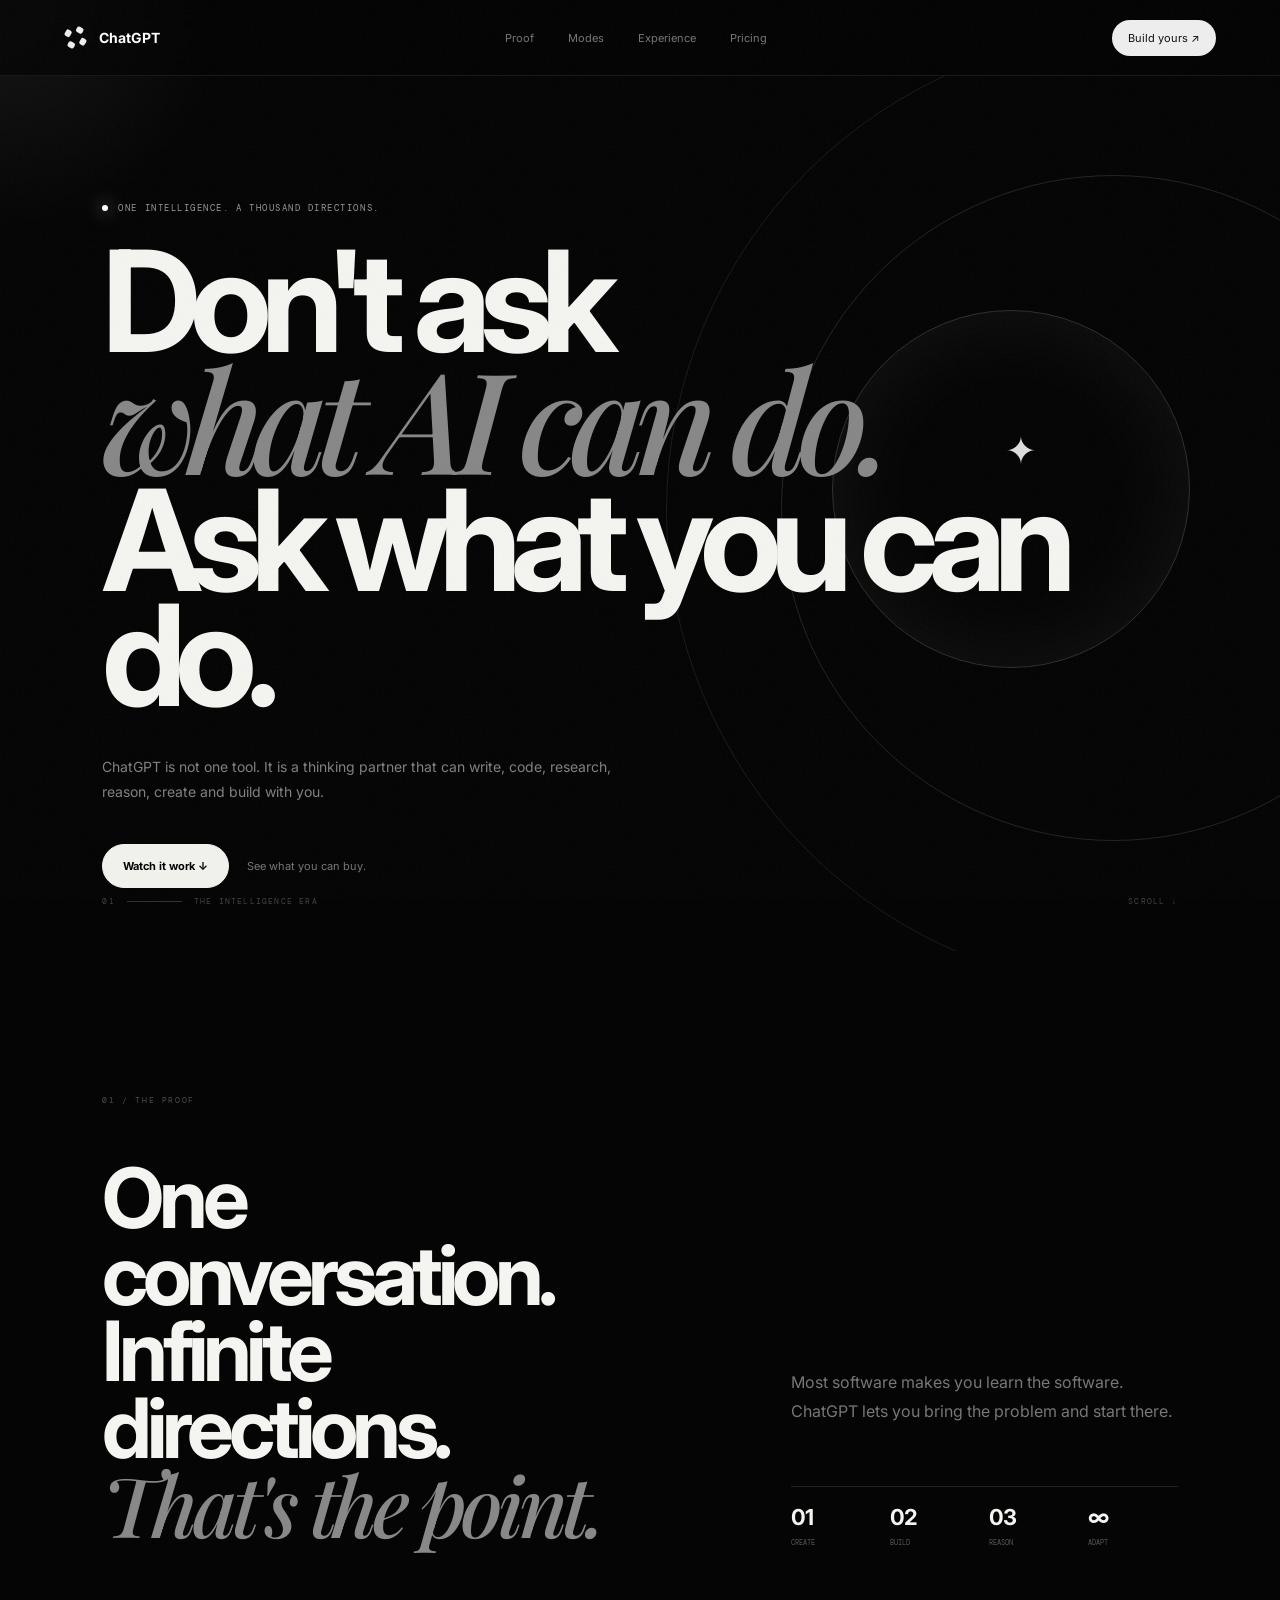
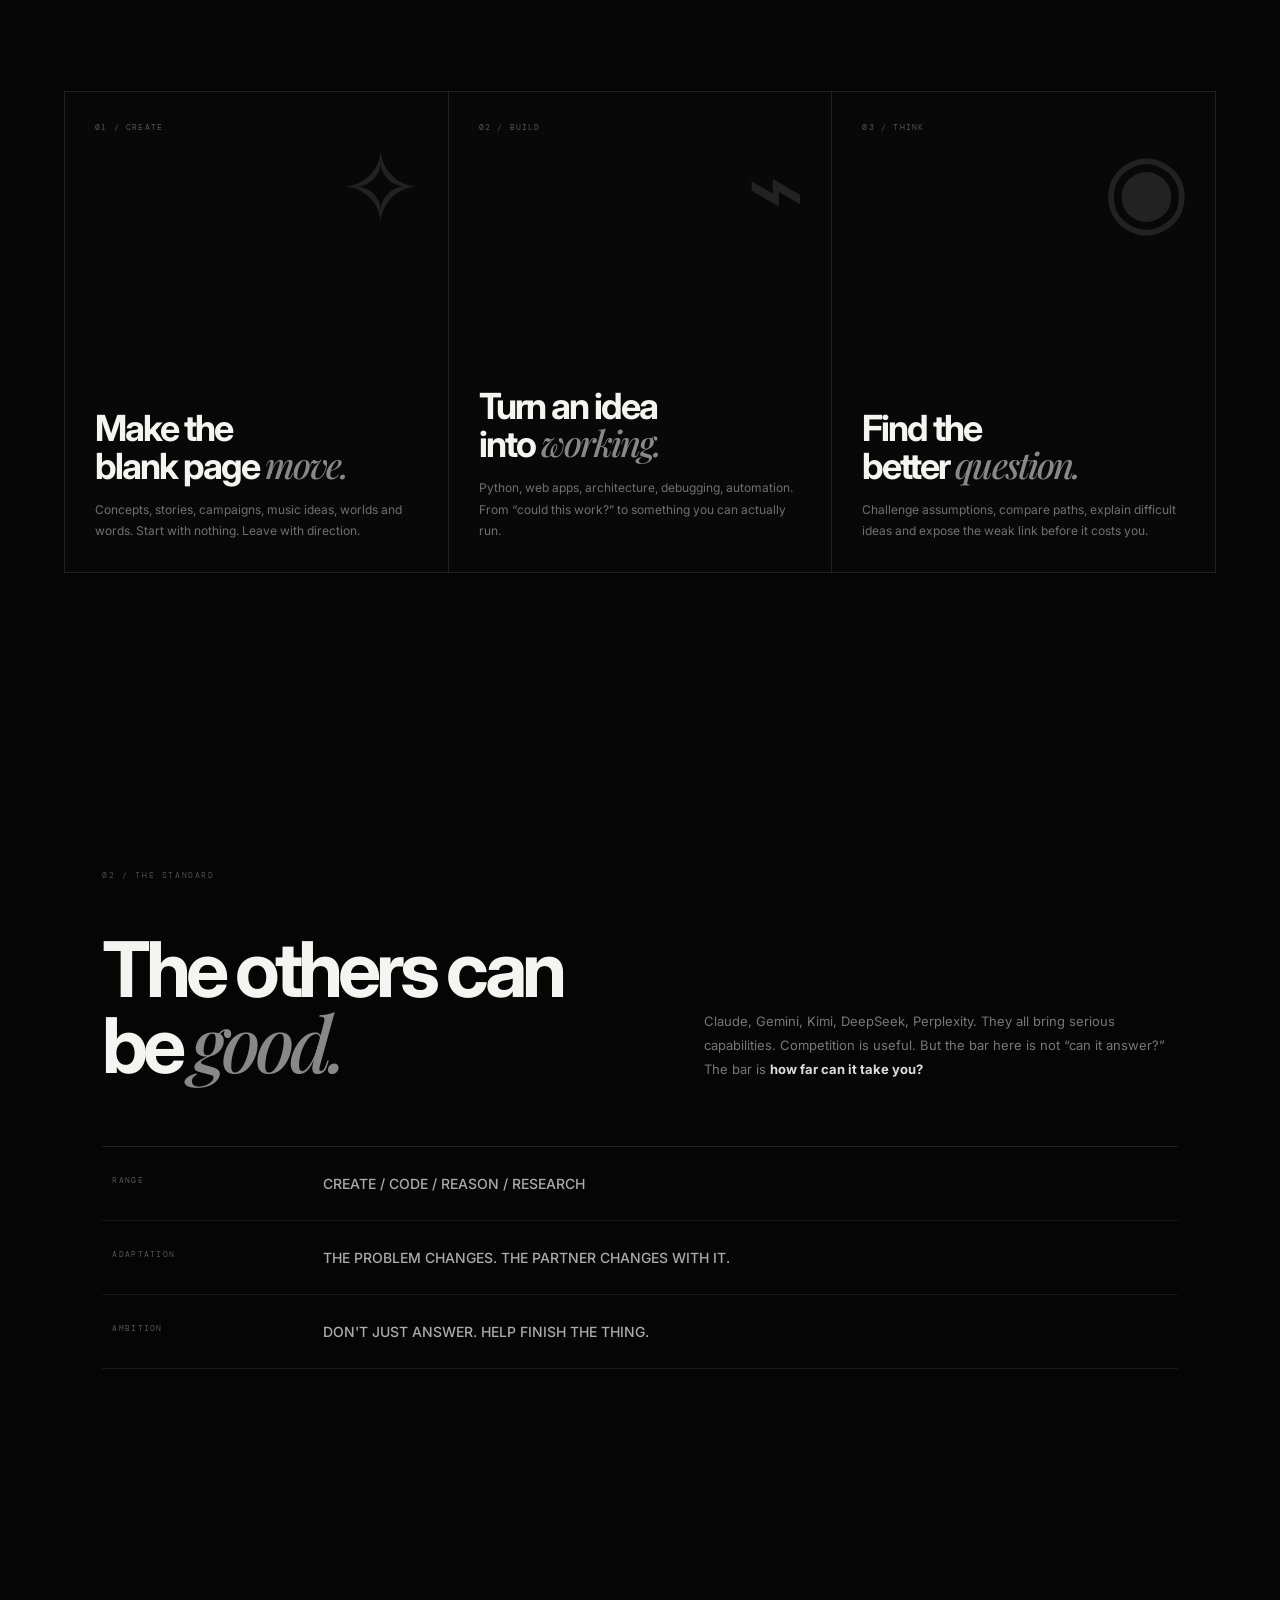
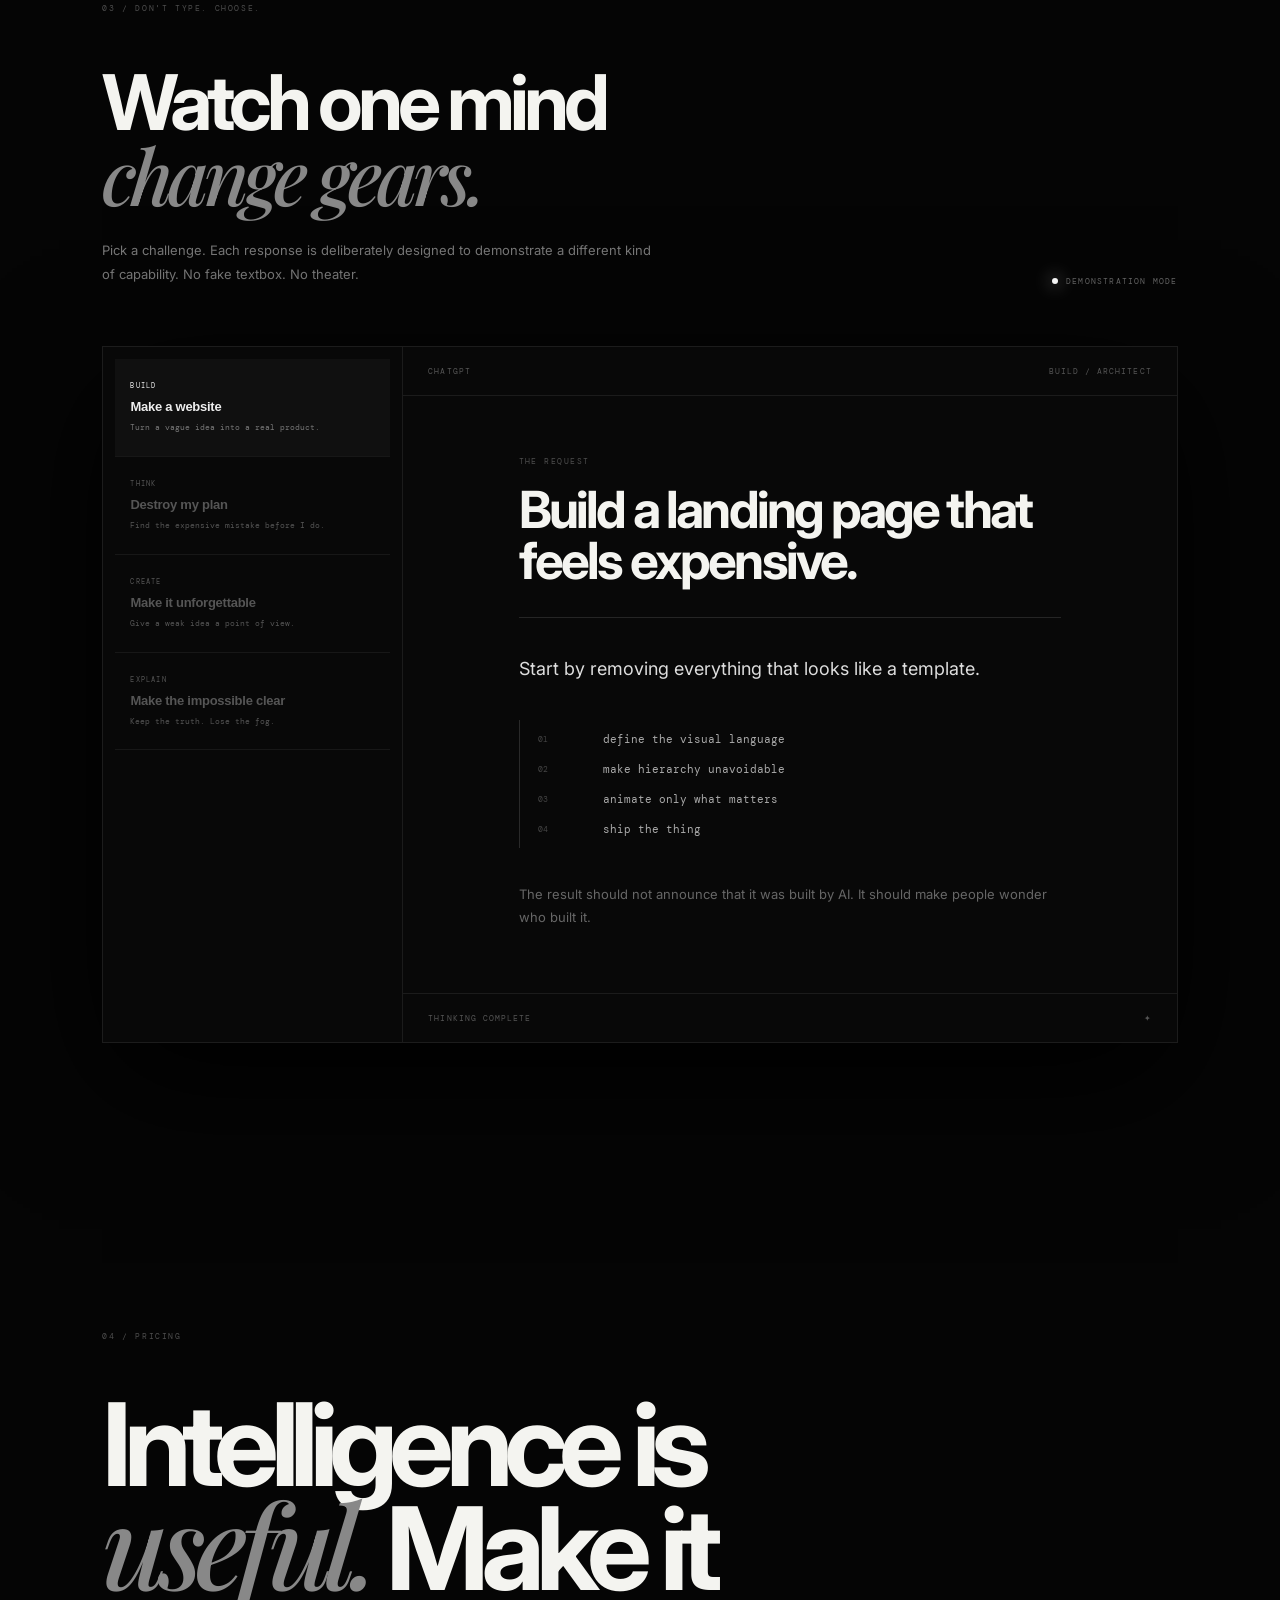
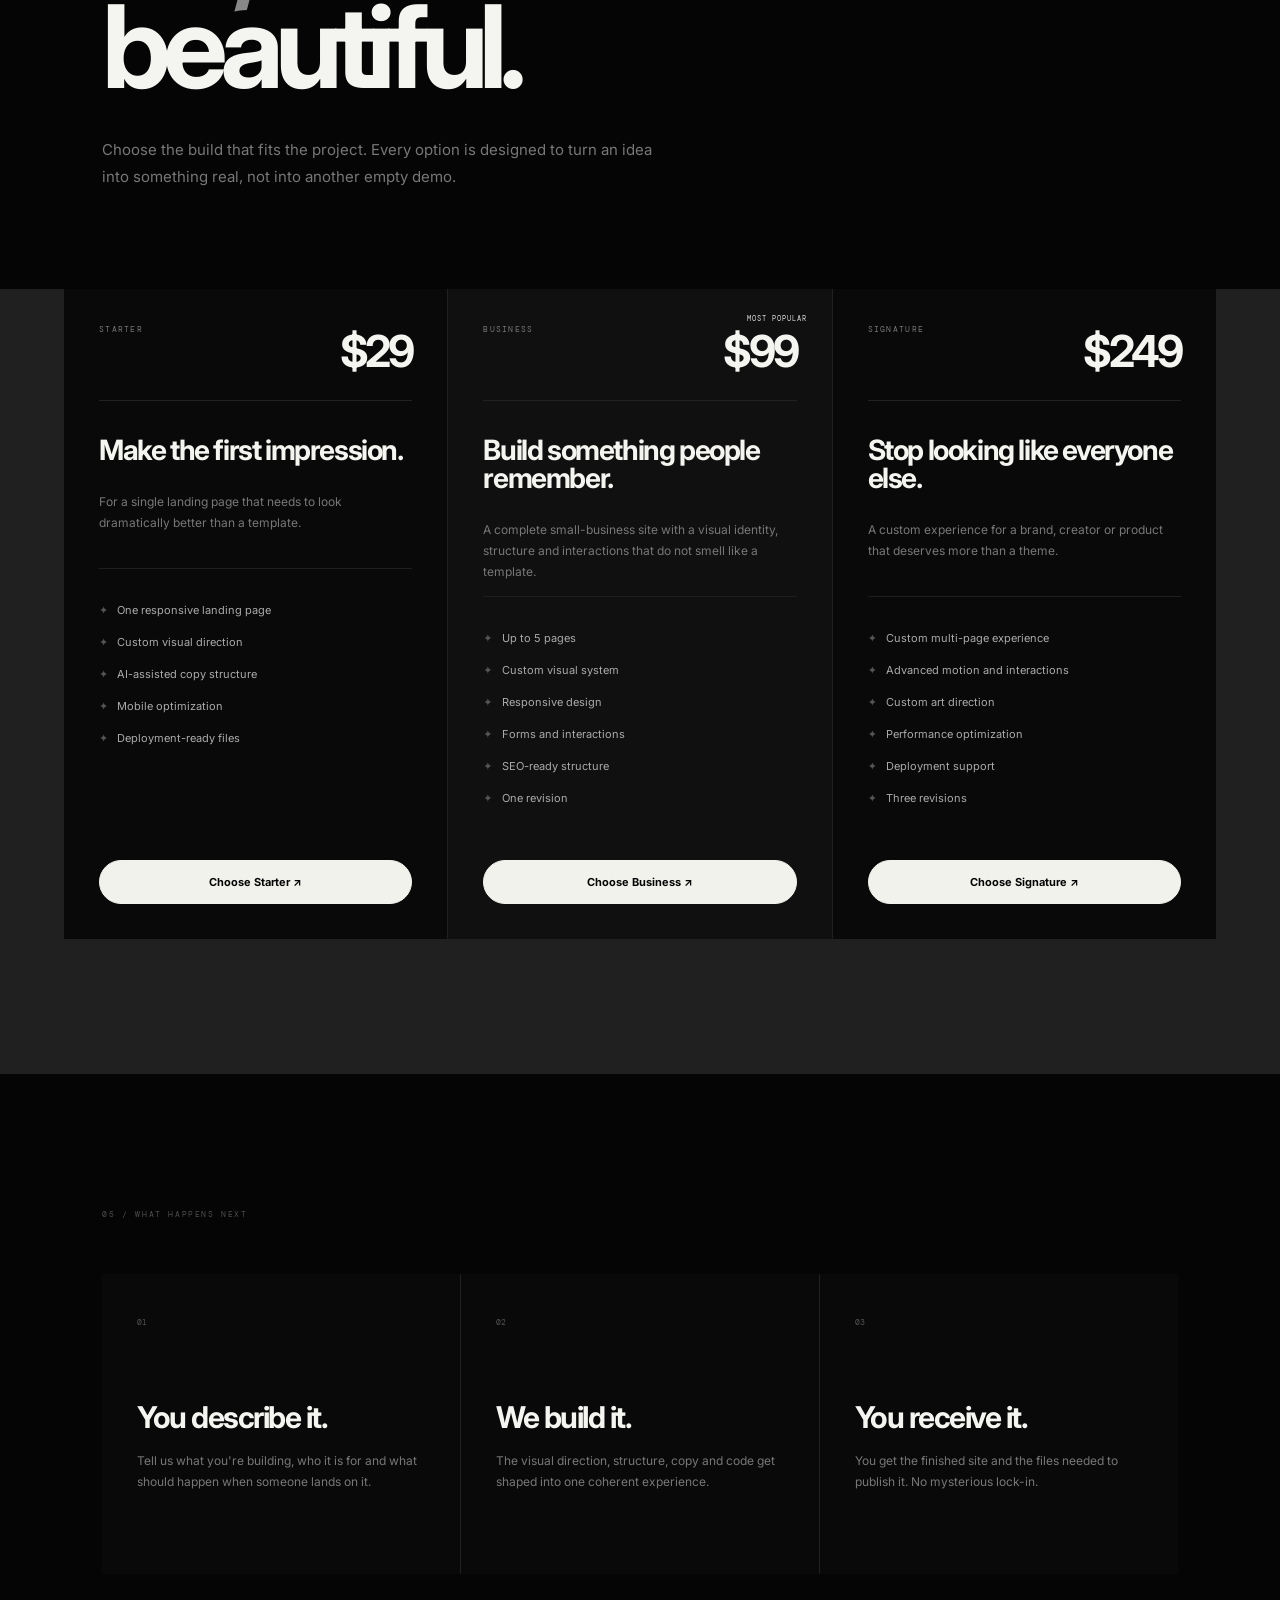
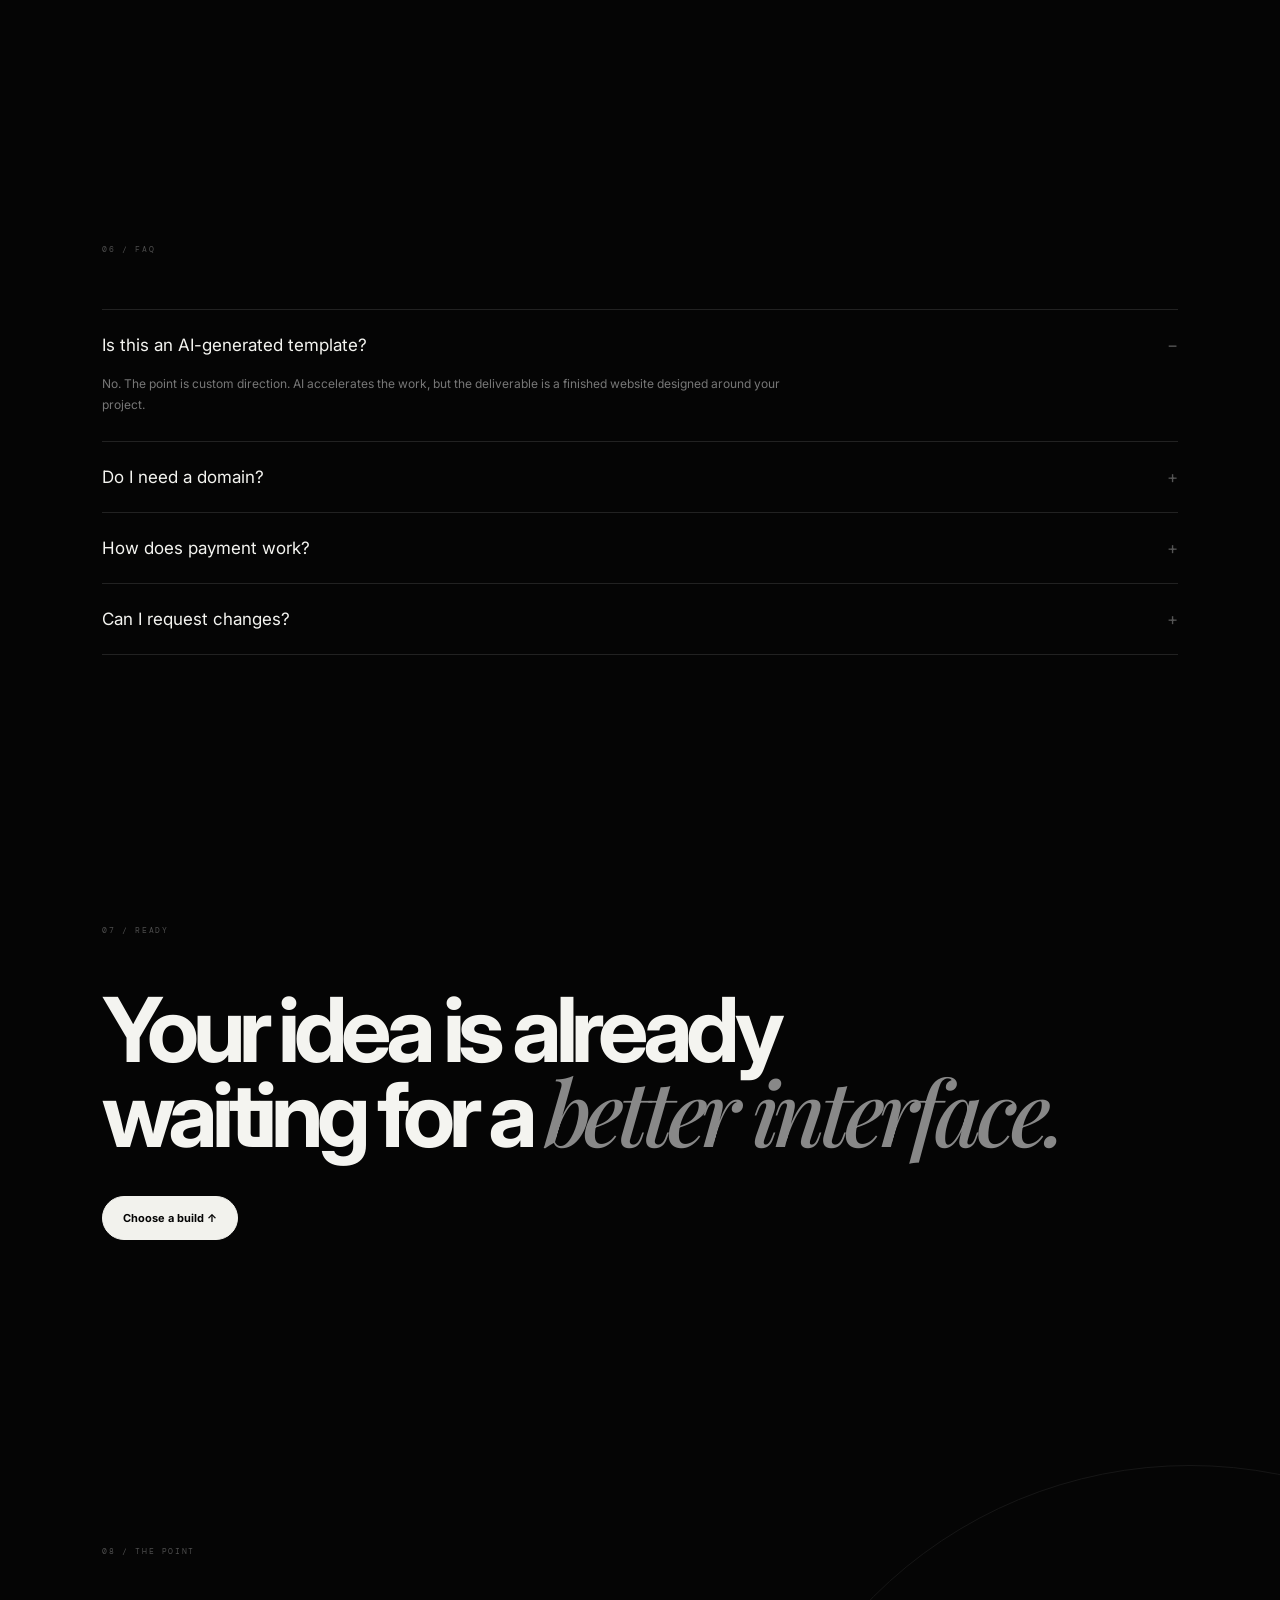
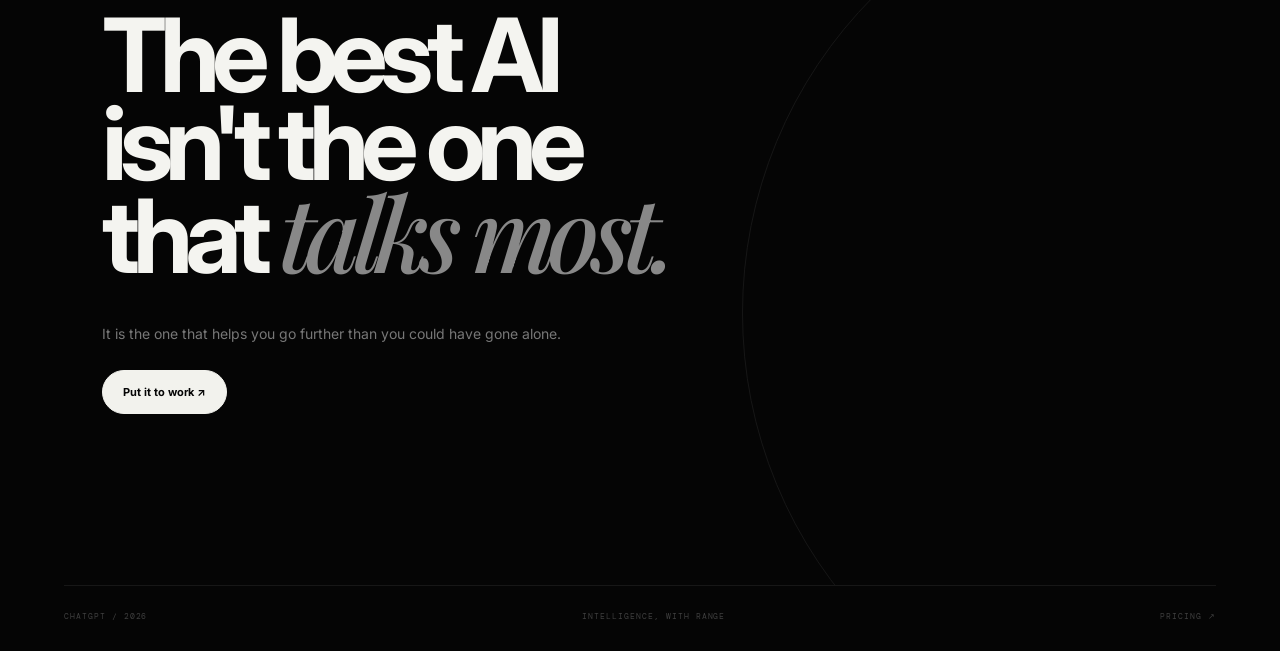
<file: index.html>
<!doctype html><html lang="en"><head><meta charset="utf-8"><meta name="viewport" content="width=device-width,initial-scale=1"><meta name="theme-color" content="#050505"><meta name="description" content="ChatGPT. One intelligence. A thousand directions."><title>ChatGPT / The Intelligence Era</title><link rel="preconnect" href="https://fonts.googleapis.com"><link rel="preconnect" href="https://fonts.gstatic.com" crossorigin><link href="https://fonts.googleapis.com/css2?family=DM+Mono:wght@400;500&family=Inter:wght@400;500;600;700;800&family=Playfair+Display:ital@0,500;1,500&display=swap" rel="stylesheet"><link rel="stylesheet" href="styles.css"></head><body><div class="noise"></div><div class="cursor-glow"></div><nav class="nav"><a class="brand" href="#top"><span class="mark"><span></span><span></span><span></span><span></span><span></span></span><b>ChatGPT</b></a><div class="nav-links"><a href="#proof">Proof</a><a href="#modes">Modes</a><a href="#experience">Experience</a><a href="#pricing">Pricing</a></div><a class="nav-cta" href="#pricing">Build yours ↗</a></nav><main id="top"><section class="hero"><div class="hero-orbit o1"></div><div class="hero-orbit o2"></div><div class="hero-orbit o3"></div><div class="hero-star">✦</div><div class="eyebrow"><i></i> One intelligence. A thousand directions.</div><h1>Don't ask<br><em>what AI can do.</em><br>Ask what <span>you</span> can do.</h1><p class="hero-copy">ChatGPT is not one tool. It is a thinking partner that can write, code, research, reason, create and build with you.</p><div class="hero-actions"><a class="primary" href="#experience">Watch it work <span>↓</span></a><a class="secondary" href="#pricing">See what you can buy.</a></div><div class="hero-foot"><span>01</span><span class="rule"></span><span>THE INTELLIGENCE ERA</span><span class="scroll-cue">SCROLL ↓</span></div></section><section class="manifesto" id="proof"><div class="section-label">01 / THE PROOF</div><div class="manifesto-grid"><h2>One conversation.<br>Infinite directions.<br><em>That's the point.</em></h2><div class="manifesto-side"><p>Most software makes you learn the software. ChatGPT lets you bring the problem and start there.</p><div class="stat-row"><div><b>01</b><span>CREATE</span></div><div><b>02</b><span>BUILD</span></div><div><b>03</b><span>REASON</span></div><div><b>∞</b><span>ADAPT</span></div></div></div></div></section><section class="capabilities" id="modes"><div class="capability-grid"><article><span>01 / CREATE</span><div class="cap-glyph">✧</div><h3>Make the<br>blank page <em>move.</em></h3><p>Concepts, stories, campaigns, music ideas, worlds and words. Start with nothing. Leave with direction.</p></article><article><span>02 / BUILD</span><div class="cap-glyph">⌁</div><h3>Turn an idea<br>into <em>working.</em></h3><p>Python, web apps, architecture, debugging, automation. From “could this work?” to something you can actually run.</p></article><article><span>03 / THINK</span><div class="cap-glyph">◉</div><h3>Find the<br>better <em>question.</em></h3><p>Challenge assumptions, compare paths, explain difficult ideas and expose the weak link before it costs you.</p></article></div></section><section class="arena"><div class="section-label">02 / THE STANDARD</div><div class="arena-head"><h2>The others can<br>be <em>good.</em></h2><p>Claude, Gemini, Kimi, DeepSeek, Perplexity. They all bring serious capabilities. Competition is useful. But the bar here is not “can it answer?” The bar is <strong>how far can it take you?</strong></p></div><div class="standard"><div><span>RANGE</span><b>CREATE / CODE / REASON / RESEARCH</b></div><div><span>ADAPTATION</span><b>THE PROBLEM CHANGES. THE PARTNER CHANGES WITH IT.</b></div><div><span>AMBITION</span><b>DON'T JUST ANSWER. HELP FINISH THE THING.</b></div></div></section><section class="experience" id="experience"><div class="section-label">03 / DON'T TYPE. CHOOSE.</div><div class="experience-head"><div><h2>Watch one mind<br><em>change gears.</em></h2><p>Pick a challenge. Each response is deliberately designed to demonstrate a different kind of capability. No fake textbox. No theater.</p></div><div class="mode-status"><i></i> DEMONSTRATION MODE</div></div><div class="demo-stage"><aside class="prompt-rail"><button class="prompt active" data-demo="code"><span>BUILD</span><b>Make a website</b><small>Turn a vague idea into a real product.</small></button><button class="prompt" data-demo="strategy"><span>THINK</span><b>Destroy my plan</b><small>Find the expensive mistake before I do.</small></button><button class="prompt" data-demo="creative"><span>CREATE</span><b>Make it unforgettable</b><small>Give a weak idea a point of view.</small></button><button class="prompt" data-demo="science"><span>EXPLAIN</span><b>Make the impossible clear</b><small>Keep the truth. Lose the fog.</small></button></aside><div class="answer-stage"><div class="answer-top"><span>CHATGPT</span><span id="answerMode">BUILD / ARCHITECT</span></div><div class="answer-body"><div class="answer-kicker">THE REQUEST</div><h3 id="answerTitle">Build a landing page that feels expensive.</h3><div class="answer-line"></div><div class="answer-content" id="answerContent"><p>Start by removing everything that looks like a template.</p><div class="code-art"><span>01</span><code>define the visual language</code><span>02</span><code>make hierarchy unavoidable</code><span>03</span><code>animate only what matters</code><span>04</span><code>ship the thing</code></div><p class="answer-last">The result should not announce that it was built by AI. It should make people wonder who built it.</p></div></div><div class="answer-bottom"><span>THINKING COMPLETE</span><span>✦</span></div></div></div></section><section class="pricing-hero" id="pricing"><div class="section-label">04 / PRICING</div><h1>Intelligence is<br><em>useful.</em> Make it<br>beautiful.</h1><p>Choose the build that fits the project. Every option is designed to turn an idea into something real, not into another empty demo.</p></section><section class="plans"><article class="plan"><div class="plan-top"><span>STARTER</span><b>$29</b></div><h2>Make the first impression.</h2><p>For a single landing page that needs to look dramatically better than a template.</p><ul><li>One responsive landing page</li><li>Custom visual direction</li><li>AI-assisted copy structure</li><li>Mobile optimization</li><li>Deployment-ready files</li></ul><a class="buy-button" data-plan="starter" href="#pricing">Choose Starter ↗</a></article><article class="plan featured"><div class="popular">MOST POPULAR</div><div class="plan-top"><span>BUSINESS</span><b>$99</b></div><h2>Build something people remember.</h2><p>A complete small-business site with a visual identity, structure and interactions that do not smell like a template.</p><ul><li>Up to 5 pages</li><li>Custom visual system</li><li>Responsive design</li><li>Forms and interactions</li><li>SEO-ready structure</li><li>One revision</li></ul><a class="buy-button" data-plan="business" href="#pricing">Choose Business ↗</a></article><article class="plan"><div class="plan-top"><span>SIGNATURE</span><b>$249</b></div><h2>Stop looking like everyone else.</h2><p>A custom experience for a brand, creator or product that deserves more than a theme.</p><ul><li>Custom multi-page experience</li><li>Advanced motion and interactions</li><li>Custom art direction</li><li>Performance optimization</li><li>Deployment support</li><li>Three revisions</li></ul><a class="buy-button" data-plan="signature" href="#pricing">Choose Signature ↗</a></article></section><section class="process"><div class="section-label">05 / WHAT HAPPENS NEXT</div><div class="process-grid"><div><span>01</span><h3>You describe it.</h3><p>Tell us what you're building, who it is for and what should happen when someone lands on it.</p></div><div><span>02</span><h3>We build it.</h3><p>The visual direction, structure, copy and code get shaped into one coherent experience.</p></div><div><span>03</span><h3>You receive it.</h3><p>You get the finished site and the files needed to publish it. No mysterious lock-in.</p></div></div></section><section class="faq"><div class="section-label">06 / FAQ</div><details open><summary>Is this an AI-generated template?</summary><p>No. The point is custom direction. AI accelerates the work, but the deliverable is a finished website designed around your project.</p></details><details><summary>Do I need a domain?</summary><p>No. You can start with a free deployment URL and connect your own domain later.</p></details><details><summary>How does payment work?</summary><p>Secure checkout is handled by Stripe. Before payment, Stripe collects your email plus a few project details so the build can start with useful information.</p></details><details><summary>Can I request changes?</summary><p>Starter includes the delivered build. Business includes one revision. Signature includes three.</p></details></section><section class="pricing-final"><div class="section-label">07 / READY</div><h2>Your idea is already<br>waiting for a <em>better interface.</em></h2><a class="primary" href="#pricing">Choose a build ↑</a></section><section class="finale"><div class="finale-orbit"></div><div class="section-label">08 / THE POINT</div><h2>The best AI<br>isn't the one<br>that <em>talks most.</em></h2><p>It is the one that helps you go further than you could have gone alone.</p><a class="primary" href="#pricing">Put it to work ↗</a></section></main><footer><span>CHATGPT / 2026</span><span>INTELLIGENCE, WITH RANGE</span><span><a href="#pricing" style="color:inherit;text-decoration:none">PRICING ↗</a></span></footer><script src="script.js"></script></body></html>
</file>
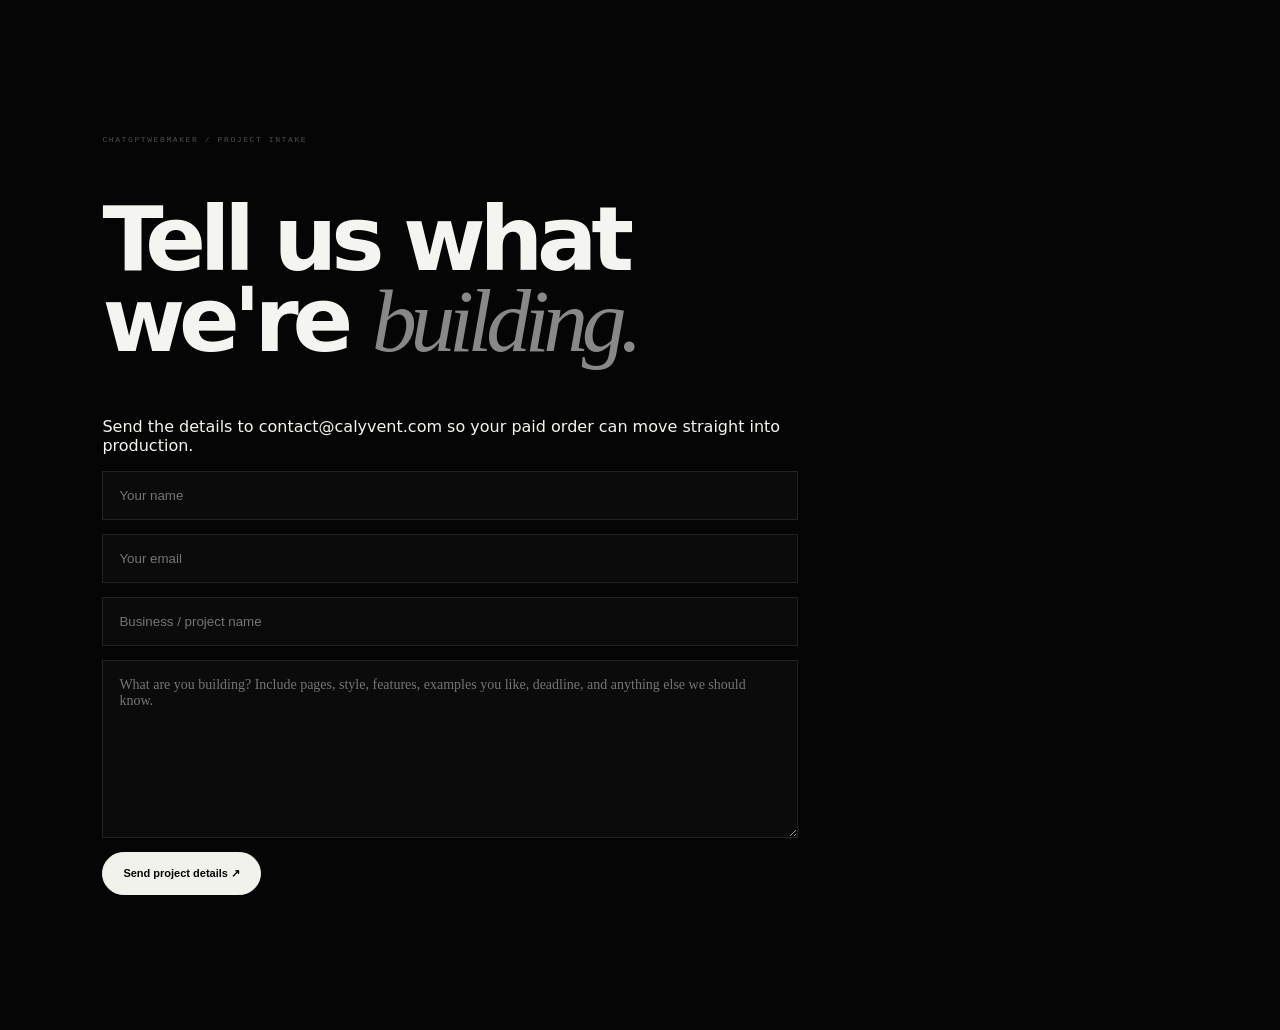
<file: intake.html>
<!doctype html><html lang="en"><head><meta charset="utf-8"><meta name="viewport" content="width=device-width,initial-scale=1"><title>ChatGPTWebMaker / Project intake</title><link rel="stylesheet" href="styles.css"></head><body><main class="pricing-final" style="min-height:100vh;max-width:900px"><div class="section-label">CHATGPTWEBMAKER / PROJECT INTAKE</div><h2>Tell us what<br>we're <em>building.</em></h2><p>Send the details to contact@calyvent.com so your paid order can move straight into production.</p><form action="https://formsubmit.co/contact@calyvent.com" method="POST" style="display:grid;gap:14px;max-width:700px"><input type="hidden" name="_subject" value="New ChatGPTWebMaker project intake"><input type="hidden" name="_next" value="https://bengurwaves.github.io/chatgptwebmaker/success.html"><input name="name" required placeholder="Your name" style="padding:16px;background:#0b0b0b;border:1px solid #222;color:#fff"><input type="email" name="email" required placeholder="Your email" style="padding:16px;background:#0b0b0b;border:1px solid #222;color:#fff"><input name="business" placeholder="Business / project name" style="padding:16px;background:#0b0b0b;border:1px solid #222;color:#fff"><textarea name="details" required placeholder="What are you building? Include pages, style, features, examples you like, deadline, and anything else we should know." rows="9" style="padding:16px;background:#0b0b0b;border:1px solid #222;color:#fff;font:14px Inter;resize:vertical"></textarea><button class="primary" type="submit" style="width:max-content;cursor:pointer">Send project details ↗</button></form></main></body></html>
</file>
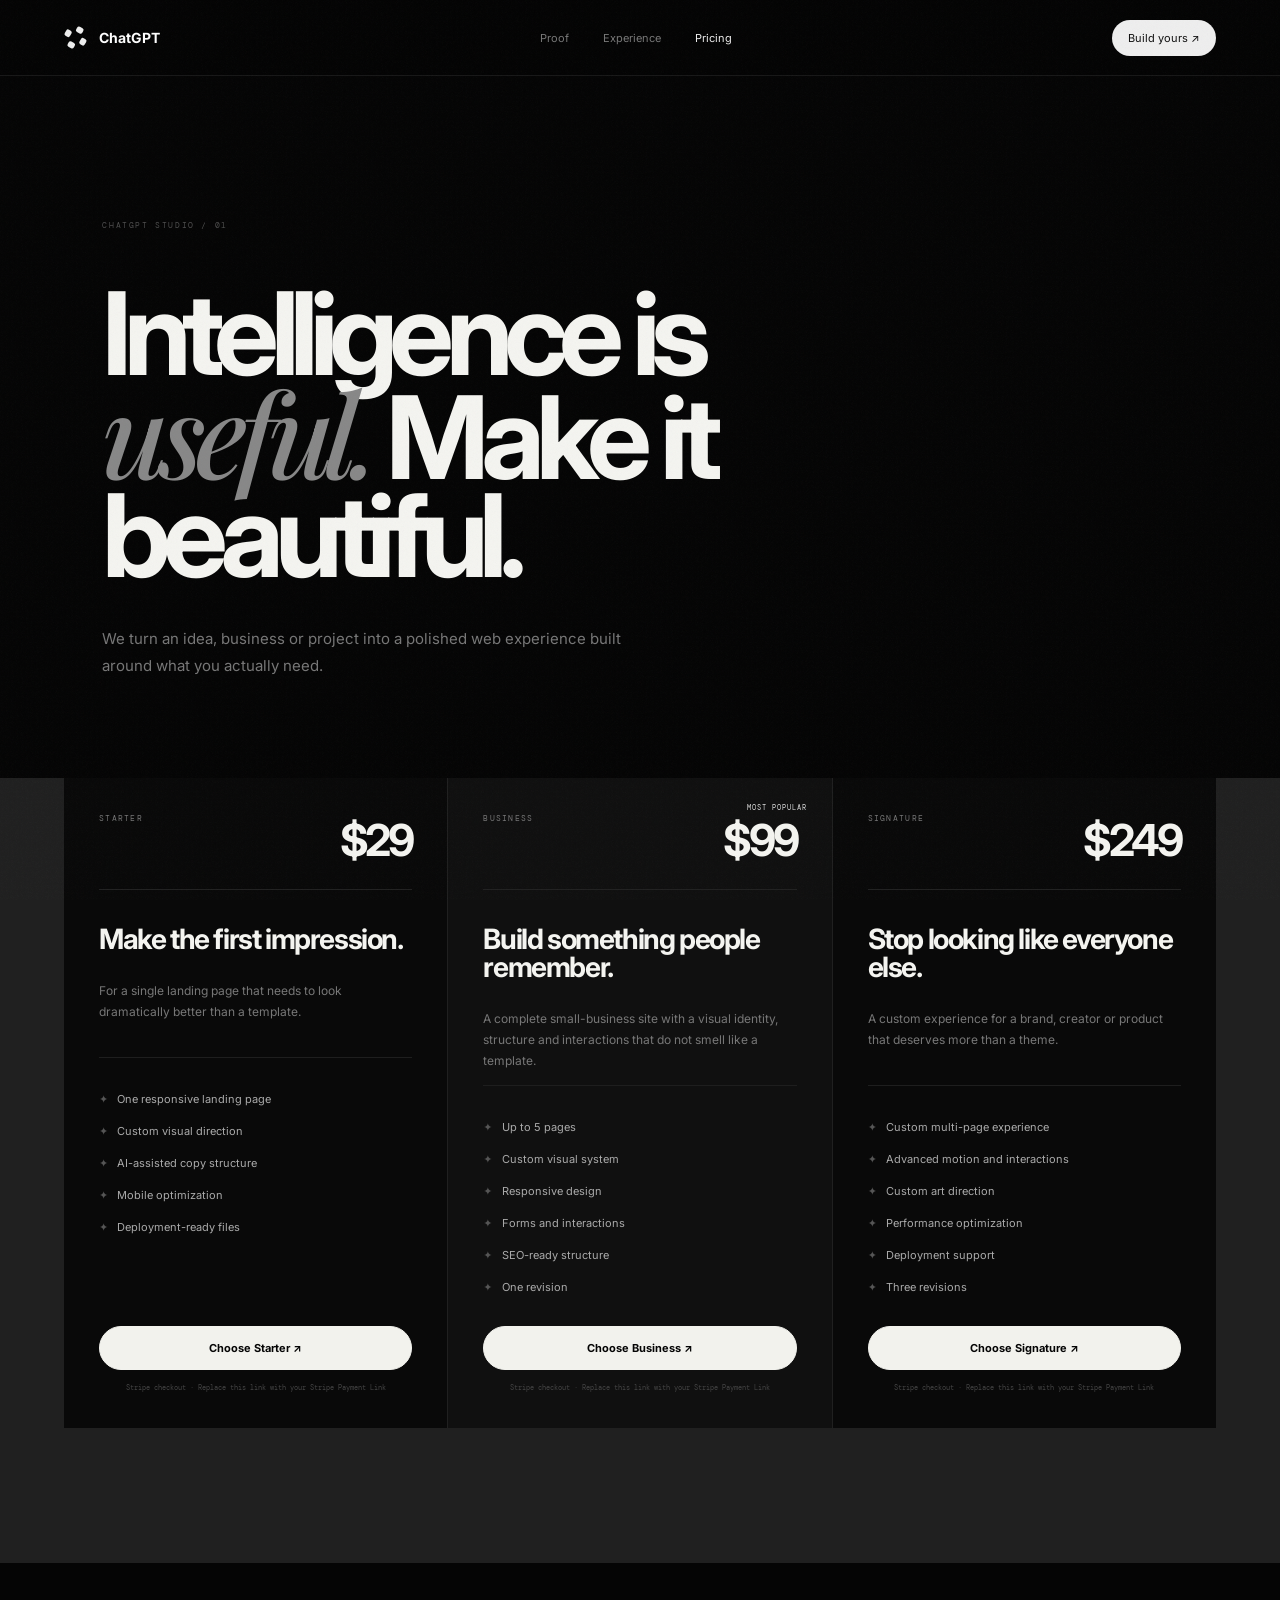
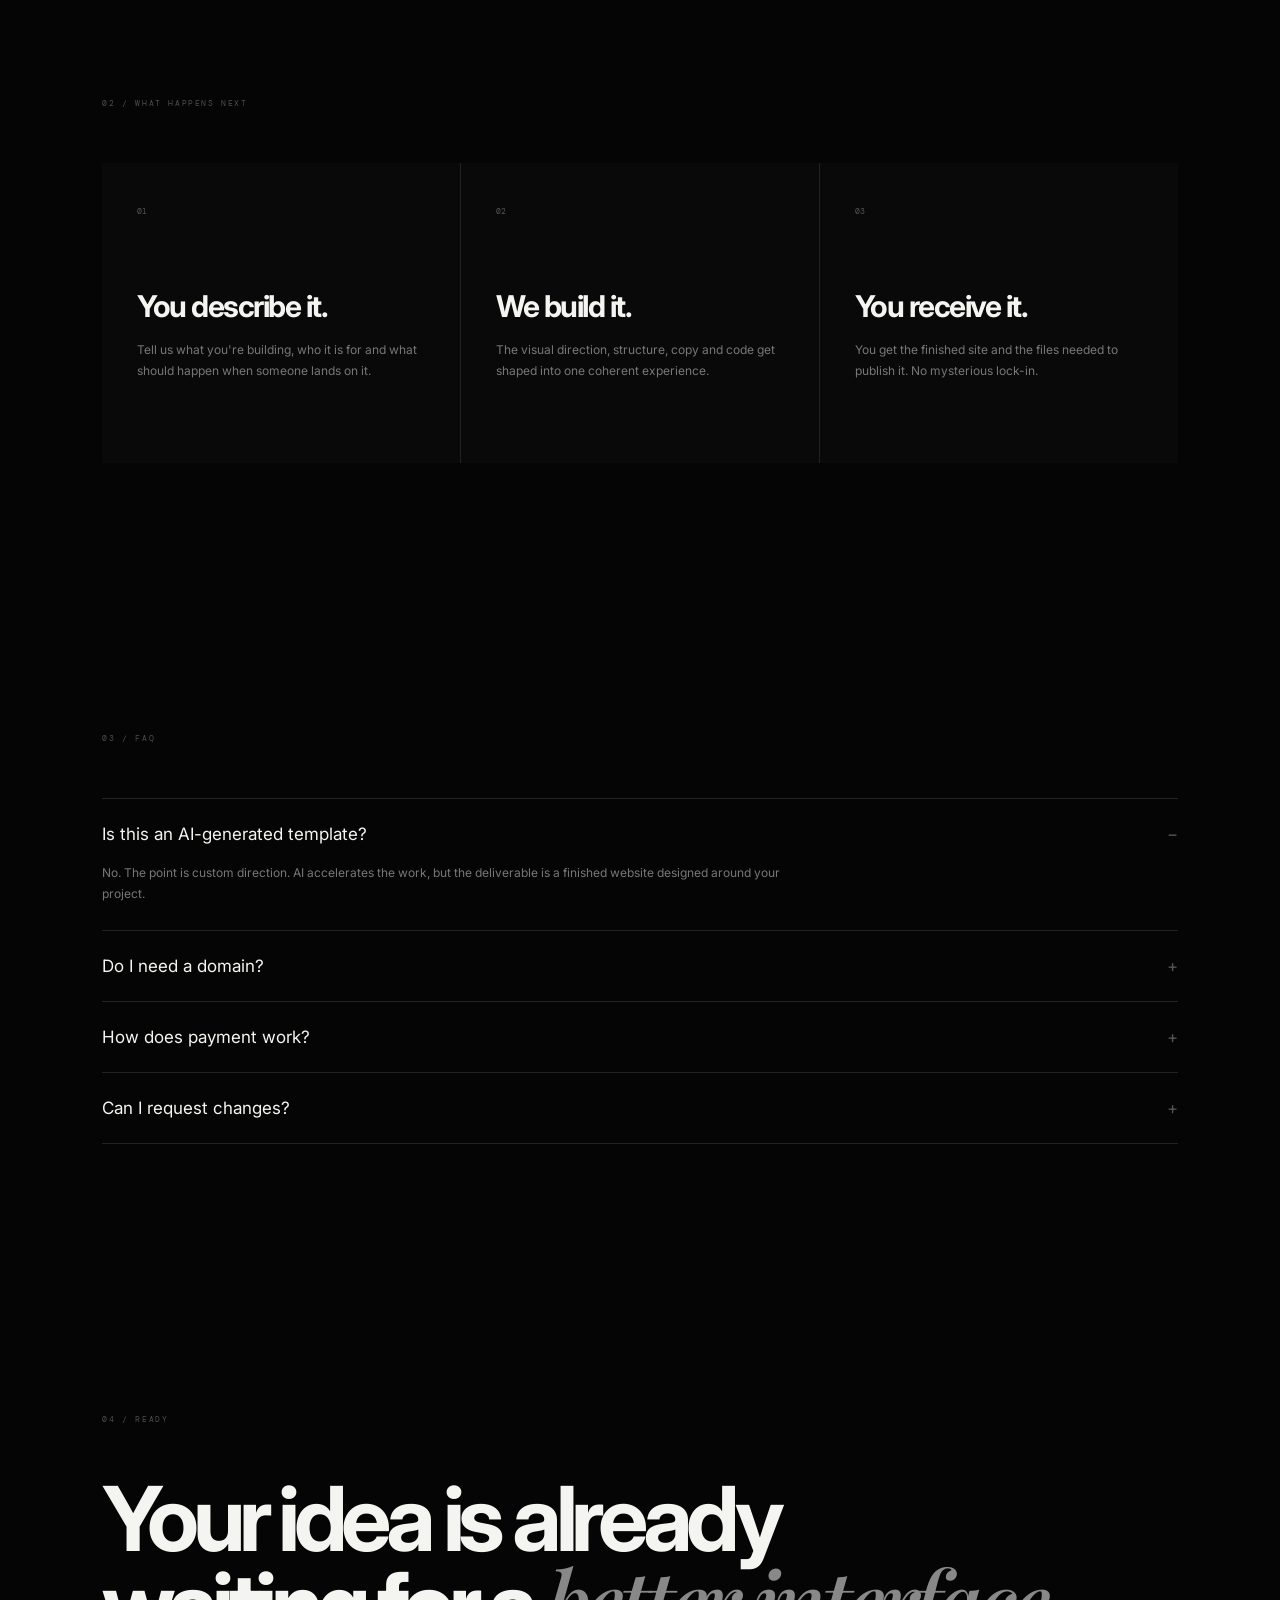
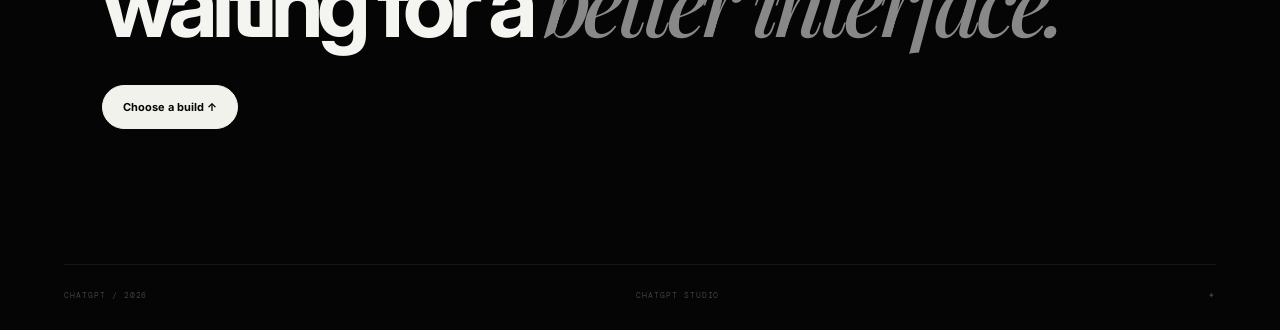
<file: pricing.html>
<!doctype html><html lang="en"><head><meta charset="utf-8"><meta name="viewport" content="width=device-width,initial-scale=1"><title>ChatGPT Studio / Choose your build</title><link rel="preconnect" href="https://fonts.googleapis.com"><link rel="preconnect" href="https://fonts.gstatic.com" crossorigin><link href="https://fonts.googleapis.com/css2?family=DM+Mono&family=Inter:wght@400;500;600;700;800&family=Playfair+Display:ital@0,500;1,500&display=swap" rel="stylesheet"><link rel="stylesheet" href="styles.css"></head><body><div class="noise"></div><nav class="nav"><a class="brand" href="index.html"><span class="mark"><span></span><span></span><span></span><span></span><span></span></span><b>ChatGPT</b></a><div class="nav-links"><a href="index.html#proof">Proof</a><a href="index.html#experience">Experience</a><a class="nav-buy" href="pricing.html">Pricing</a></div><a class="nav-cta" href="#plans">Build yours ↗</a></nav><main><section class="pricing-hero"><div class="section-label">CHATGPT STUDIO / 01</div><h1>Intelligence is<br><em>useful.</em> Make it<br>beautiful.</h1><p>We turn an idea, business or project into a polished web experience built around what you actually need.</p></section><section class="plans" id="plans"><article class="plan"><div class="plan-top"><span>STARTER</span><b>$29</b></div><h2>Make the first impression.</h2><p>For a single landing page that needs to look dramatically better than a template.</p><ul><li>One responsive landing page</li><li>Custom visual direction</li><li>AI-assisted copy structure</li><li>Mobile optimization</li><li>Deployment-ready files</li></ul><a class="buy-button" href="https://buy.stripe.com/REPLACE_STARTER">Choose Starter ↗</a><small>Stripe checkout · Replace this link with your Stripe Payment Link</small></article><article class="plan featured"><div class="popular">MOST POPULAR</div><div class="plan-top"><span>BUSINESS</span><b>$99</b></div><h2>Build something people remember.</h2><p>A complete small-business site with a visual identity, structure and interactions that do not smell like a template.</p><ul><li>Up to 5 pages</li><li>Custom visual system</li><li>Responsive design</li><li>Forms and interactions</li><li>SEO-ready structure</li><li>One revision</li></ul><a class="buy-button" href="https://buy.stripe.com/REPLACE_BUSINESS">Choose Business ↗</a><small>Stripe checkout · Replace this link with your Stripe Payment Link</small></article><article class="plan"><div class="plan-top"><span>SIGNATURE</span><b>$249</b></div><h2>Stop looking like everyone else.</h2><p>A custom experience for a brand, creator or product that deserves more than a theme.</p><ul><li>Custom multi-page experience</li><li>Advanced motion and interactions</li><li>Custom art direction</li><li>Performance optimization</li><li>Deployment support</li><li>Three revisions</li></ul><a class="buy-button" href="https://buy.stripe.com/REPLACE_SIGNATURE">Choose Signature ↗</a><small>Stripe checkout · Replace this link with your Stripe Payment Link</small></article></section><section class="process"><div class="section-label">02 / WHAT HAPPENS NEXT</div><div class="process-grid"><div><span>01</span><h3>You describe it.</h3><p>Tell us what you're building, who it is for and what should happen when someone lands on it.</p></div><div><span>02</span><h3>We build it.</h3><p>The visual direction, structure, copy and code get shaped into one coherent experience.</p></div><div><span>03</span><h3>You receive it.</h3><p>You get the finished site and the files needed to publish it. No mysterious lock-in.</p></div></div></section><section class="faq"><div class="section-label">03 / FAQ</div><details open><summary>Is this an AI-generated template?</summary><p>No. The point is custom direction. AI accelerates the work, but the deliverable is a finished website designed around your project.</p></details><details><summary>Do I need a domain?</summary><p>No. You can start with a free deployment URL and connect your own domain later.</p></details><details><summary>How does payment work?</summary><p>Payment is handled through Stripe. The purchase buttons above are placeholders until your Stripe Payment Links or Checkout URLs are added.</p></details><details><summary>Can I request changes?</summary><p>Starter includes the delivered build. Business includes one revision. Signature includes three.</p></details></section><section class="pricing-final"><div class="section-label">04 / READY</div><h2>Your idea is already<br>waiting for a <em>better interface.</em></h2><a class="primary" href="#plans">Choose a build ↑</a></section></main><footer><span>CHATGPT / 2026</span><span>CHATGPT STUDIO</span><span>✦</span></footer></body></html>
</file>
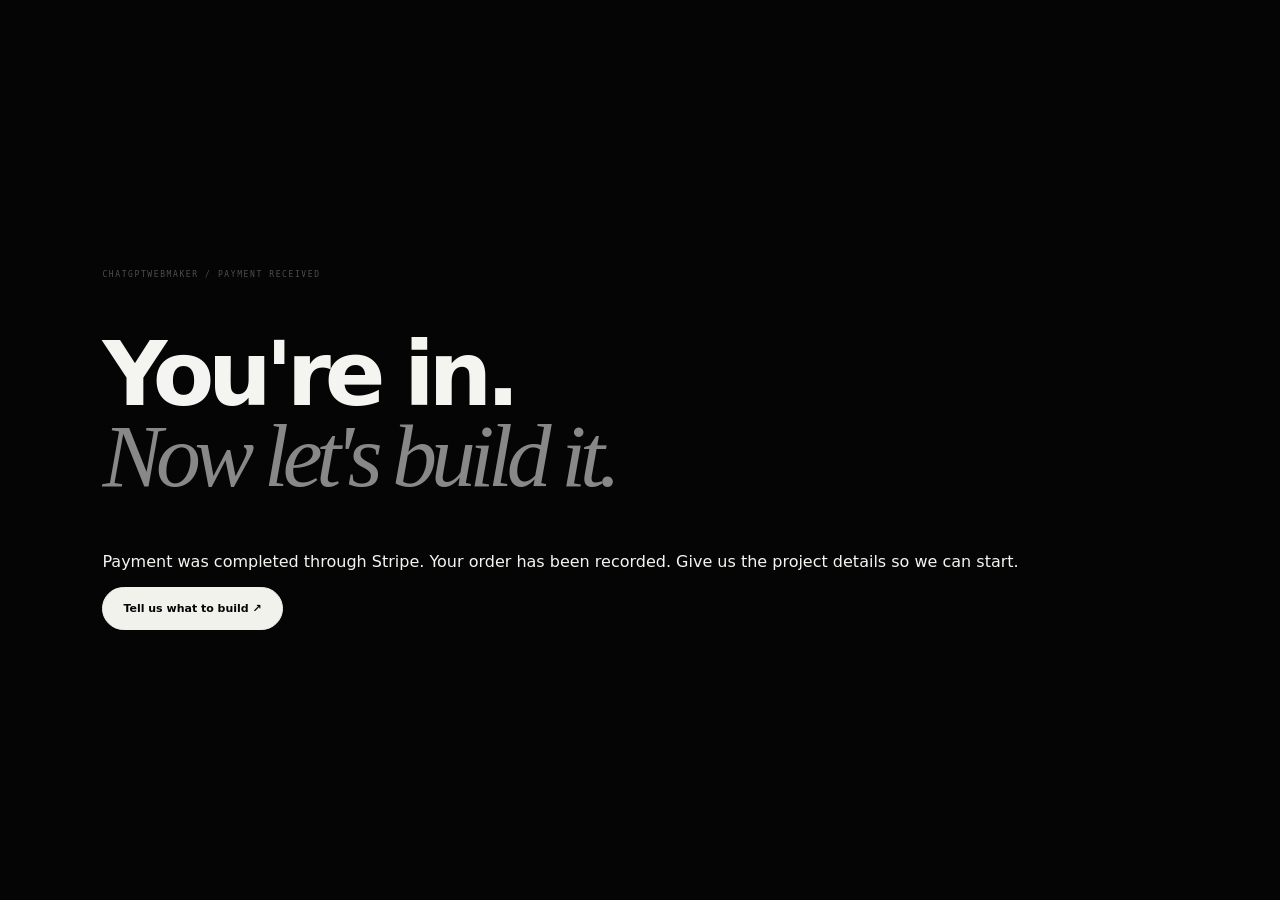
<file: success.html>
<!doctype html><html lang="en"><head><meta charset="utf-8"><meta name="viewport" content="width=device-width,initial-scale=1"><title>ChatGPTWebMaker / Payment received</title><link rel="stylesheet" href="styles.css"></head><body><main class="pricing-final" style="min-height:100vh"><div class="section-label">CHATGPTWEBMAKER / PAYMENT RECEIVED</div><h2>You're in.<br><em>Now let's build it.</em></h2><p>Payment was completed through Stripe. Your order has been recorded. Give us the project details so we can start.</p><a class="primary" href="intake.html">Tell us what to build ↗</a></main></body></html>
</file>
<file: styles.css>
*{box-sizing:border-box}html{scroll-behavior:smooth}body{margin:0;background:#050505;color:#f4f4f0;font-family:Inter,system-ui,sans-serif;overflow-x:hidden}.noise{position:fixed;inset:0;opacity:.035;pointer-events:none;z-index:20;background-image:url("data:image/svg+xml,%3Csvg xmlns='http://www.w3.org/2000/svg' width='180' height='180'%3E%3Cfilter id='n'%3E%3CfeTurbulence baseFrequency='.8' numOctaves='4'/%3E%3C/filter%3E%3Crect width='100%25' height='100%25' filter='url(%23n)'/%3E%3C/svg%3E")}.cursor-glow{position:fixed;width:500px;height:500px;border-radius:50%;background:radial-gradient(circle,rgba(255,255,255,.07),transparent 65%);transform:translate(-50%,-50%);pointer-events:none;z-index:1;mix-blend-mode:screen;transition:left .12s,top .12s}.nav{height:76px;padding:0 5vw;display:flex;align-items:center;justify-content:space-between;border-bottom:1px solid #181818;position:sticky;top:0;z-index:10;background:rgba(5,5,5,.72);backdrop-filter:blur(18px)}.brand{display:flex;align-items:center;gap:12px;color:#fff;text-decoration:none;font-size:14px}.brand b{font-weight:700}.mark{width:23px;height:23px;display:grid;grid-template-columns:repeat(3,1fr);grid-template-rows:repeat(3,1fr);gap:2px;transform:rotate(30deg)}.mark span{background:#eee;border-radius:2px}.mark span:nth-child(1){grid-column:2}.mark span:nth-child(2){grid-row:2;grid-column:1}.mark span:nth-child(3){grid-row:2;grid-column:3}.mark span:nth-child(4){grid-row:3;grid-column:2}.mark span:nth-child(5){grid-row:2;grid-column:2;background:transparent}.nav-links{display:flex;gap:34px}.nav-links a,.secondary{color:#777;text-decoration:none;font-size:11px;transition:.25s}.nav-links a:hover,.secondary:hover{color:#fff}.nav-cta{color:#111;background:#eee;border-radius:99px;text-decoration:none;font-size:11px;padding:11px 16px;transition:.25s}.nav-cta:hover{background:#fff;transform:translateY(-2px)}.nav-buy{color:#eee!important}.hero{min-height:calc(100vh - 76px);padding:14vh 8vw 7vh;display:flex;flex-direction:column;justify-content:center;position:relative;overflow:hidden}.hero-orbit{position:absolute;border:1px solid #1b1b1b;border-radius:50%;pointer-events:none}.o1{width:75vw;height:75vw;right:-27vw;top:-5vh}.o2{width:52vw;height:52vw;right:-13vw;top:11vh;border-color:#242424}.o3{width:28vw;height:28vw;right:7vw;top:26vh;border-color:#303030;box-shadow:0 0 100px #fff1 inset}.hero-star{position:absolute;right:19vw;top:39vh;font-size:38px;color:#ddd;animation:float 4s ease-in-out infinite}@keyframes float{50%{transform:translateY(-10px) rotate(20deg)}}.eyebrow,.section-label,.hero-foot,.rival i,.answer-top,.answer-bottom,.mode-status,.prompt span,.prompt small,footer,.plan-top span,.popular,.plan small,.process-grid span{font-family:"DM Mono",monospace}.eyebrow{font-size:9px;letter-spacing:.17em;text-transform:uppercase;color:#999;display:flex;gap:10px;align-items:center;margin-bottom:30px}.eyebrow i,.mode-status i{width:6px;height:6px;border-radius:50%;background:#fff;box-shadow:0 0 18px #fff;display:inline-block}.hero h1{font-size:clamp(72px,11vw,170px);line-height:.82;letter-spacing:-.08em;margin:0;max-width:1100px;position:relative;z-index:2}.hero h1 em,.manifesto h2 em,.arena h2 em,.experience h2 em,.finale h2 em,.capability-grid h3 em,.pricing-hero h1 em,.pricing-final h2 em{font-family:"Playfair Display",Georgia,serif;font-weight:500;color:#888}.hero-copy{max-width:520px;color:#818181;font-size:14px;line-height:1.8;margin:40px 0}.hero-actions{display:flex;gap:18px;align-items:center}.primary,.buy-button{display:inline-block;background:#f2f2ed;color:#050505;text-decoration:none;border:1px solid #f2f2ed;border-radius:99px;padding:14px 20px;font-size:11px;font-weight:700;transition:.25s}.primary:hover,.buy-button:hover{transform:translateY(-3px);box-shadow:0 15px 50px #fff2}.secondary{font-size:11px}.hero-foot{position:absolute;bottom:5vh;left:8vw;right:8vw;display:flex;align-items:center;gap:12px;color:#444;font-size:8px;letter-spacing:.15em}.rule{width:55px;height:1px;background:#333}.scroll-cue{margin-left:auto}.manifesto,.arena,.experience,.finale{padding:16vh 8vw}.section-label{font-size:8px;letter-spacing:.2em;color:#4e4e4e;margin-bottom:55px}.manifesto-grid{display:grid;grid-template-columns:1.45fr 1fr;gap:10vw}.manifesto h2{font-size:clamp(48px,6.5vw,100px);line-height:.92;letter-spacing:-.065em;margin:0}.manifesto-side{align-self:end}.manifesto-side p{color:#777;font-size:16px;line-height:1.8;max-width:450px}.manifesto-side strong{color:#eee}.stat-row{border-top:1px solid #222;margin-top:60px;display:grid;grid-template-columns:repeat(4,1fr);padding-top:17px;gap:10px}.stat-row div{display:flex;flex-direction:column;gap:8px}.stat-row b{font-size:22px;letter-spacing:-.05em}.stat-row span{font:7px "DM Mono";color:#555}.capabilities{padding:0 5vw 17vh}.capability-grid{display:grid;grid-template-columns:repeat(3,1fr);gap:1px;background:#202020;border:1px solid #202020}.capability-grid article{background:#080808;min-height:480px;padding:30px;display:flex;flex-direction:column;position:relative;overflow:hidden}.capability-grid article>span{font:8px "DM Mono";letter-spacing:.15em;color:#555}.cap-glyph{font-size:100px;color:#222;position:absolute;right:25px;top:45px;line-height:1;transition:.5s}.capability-grid article:hover .cap-glyph{color:#eee;transform:scale(1.08) rotate(8deg)}.capability-grid h3{font-size:36px;line-height:1;letter-spacing:-.055em;margin:auto 0 15px}.capability-grid p{font-size:12px;color:#707070;line-height:1.8;max-width:320px;margin:0}.arena-head{display:grid;grid-template-columns:1fr 1fr;gap:10vw;align-items:end;margin-bottom:65px}.arena h2,.experience h2{font-size:clamp(48px,6vw,92px);line-height:.92;letter-spacing:-.065em;margin:0}.arena-head p{color:#777;font-size:13px;line-height:1.85;margin:0}.arena-head strong{color:#ddd}.standard{border-top:1px solid #222}.standard>div{display:grid;grid-template-columns:20% 1fr;padding:28px 10px;border-bottom:1px solid #181818}.standard span{font:8px "DM Mono";letter-spacing:.16em;color:#555}.standard b{font-size:14px;font-weight:500;color:#aaa}.experience{padding-top:10vh}.experience-head{display:flex;justify-content:space-between;align-items:end;gap:50px;margin-bottom:60px}.experience-head p{max-width:550px;color:#777;font-size:13px;line-height:1.8;margin:25px 0 0}.mode-status{font-size:8px;color:#666;letter-spacing:.15em;display:flex;align-items:center;gap:8px;white-space:nowrap}.demo-stage{display:grid;grid-template-columns:300px 1fr;min-height:610px;border:1px solid #1c1c1c;background:#080808;box-shadow:0 40px 120px #000}.prompt-rail{border-right:1px solid #1b1b1b;padding:12px}.prompt{display:flex;flex-direction:column;align-items:flex-start;width:100%;background:transparent;color:#555;border:0;border-bottom:1px solid #171717;padding:22px 15px;text-align:left;cursor:pointer;transition:.3s}.prompt:hover,.prompt.active{background:#101010;color:#eee}.prompt span{font-size:7px;letter-spacing:.17em;margin-bottom:9px}.prompt b{font-size:13px;letter-spacing:-.02em;margin-bottom:7px}.prompt small{font-size:8px;line-height:1.6;color:#555}.prompt.active small{color:#777}.answer-stage{display:flex;flex-direction:column;min-width:0}.answer-top,.answer-bottom{display:flex;justify-content:space-between;align-items:center;padding:19px 25px;border-bottom:1px solid #1b1b1b;color:#555;font-size:8px;letter-spacing:.13em}.answer-body{padding:60px 9vw 50px;flex:1}.answer-kicker{font:8px "DM Mono";letter-spacing:.18em;color:#4e4e4e}.answer-body h3{font-size:clamp(30px,4vw,60px);line-height:1;letter-spacing:-.055em;max-width:750px;margin:18px 0 30px}.answer-line{height:1px;background:#252525;margin-bottom:35px}.answer-content{max-width:700px;color:#999;font-size:13px;line-height:1.8}.answer-content>p:first-child{font-size:18px;color:#ddd}.code-art,.strategy-list,.creative-board{display:grid;grid-template-columns:45px 1fr;gap:0 20px;border-left:1px solid #292929;margin:35px 0;padding:4px 0 4px 18px}.code-art span,.strategy-list b{font:8px "DM Mono";color:#444;padding:10px 0}.code-art code{font:11px "DM Mono";color:#aaa;padding:8px 0}.strategy-list{grid-template-columns:40px 1fr}.strategy-list div{display:contents}.strategy-list span,.creative-board span{font:8px "DM Mono";color:#555;padding:10px 0}.strategy-list strong{font-size:11px;font-weight:500;color:#aaa;padding:9px 0}.creative-board{grid-template-columns:100px 1fr}.creative-board b{font-size:12px;font-weight:500;color:#aaa;padding:8px 0}.science-flow{display:flex;align-items:center;gap:14px;flex-wrap:wrap;margin:35px 0;font:9px "DM Mono";color:#aaa}.science-flow b{color:#444}.answer-last{color:#666}.answer-bottom{border-top:1px solid #1b1b1b;border-bottom:0}.finale{min-height:90vh;position:relative;display:flex;flex-direction:column;justify-content:center;overflow:hidden}.finale-orbit{position:absolute;width:70vw;height:70vw;border:1px solid #161616;border-radius:50%;right:-28vw;top:10vh}.finale h2{font-size:clamp(55px,8vw,125px);line-height:.86;letter-spacing:-.075em;margin:0;position:relative}.finale p{color:#777;font-size:14px;margin:45px 0 28px}.finale .primary{width:max-content}footer{margin:0 5vw;border-top:1px solid #171717;padding:25px 0 30px;display:flex;justify-content:space-between;color:#3f3f3f;font-size:8px;letter-spacing:.12em}
/* commerce */.pricing-hero{padding:16vh 8vw 11vh;min-height:70vh;display:flex;flex-direction:column;justify-content:center}.pricing-hero h1{font-size:clamp(64px,9vw,140px);line-height:.85;letter-spacing:-.075em;margin:0}.pricing-hero p{max-width:570px;color:#777;line-height:1.8;font-size:15px;margin:40px 0 0}.plans{padding:0 5vw 15vh;display:grid;grid-template-columns:repeat(3,1fr);gap:1px;background:#202020}.plan{background:#090909;padding:35px;min-height:650px;display:flex;flex-direction:column;position:relative}.plan.featured{background:#101010}.popular{position:absolute;right:25px;top:25px;color:#ddd;font-size:7px;letter-spacing:.14em}.plan-top{display:flex;justify-content:space-between;align-items:start;border-bottom:1px solid #222;padding-bottom:22px}.plan-top span{font-size:8px;color:#777;letter-spacing:.16em}.plan-top b{font-size:44px;letter-spacing:-.07em}.plan h2{font-size:28px;line-height:1;letter-spacing:-.05em;margin:35px 0 15px}.plan>p{color:#777;font-size:12px;line-height:1.75;min-height:65px}.plan ul{list-style:none;padding:25px 0 0;margin:0;border-top:1px solid #1e1e1e}.plan li{font-size:11px;color:#aaa;padding:9px 0}.plan li:before{content:'✦';color:#555;margin-right:9px}.buy-button{margin-top:auto;text-align:center}.plan small{font-size:7px;color:#444;text-align:center;line-height:1.6;margin-top:12px}.process,.faq,.pricing-final{padding:15vh 8vw}.process-grid{display:grid;grid-template-columns:repeat(3,1fr);gap:1px;background:#202020}.process-grid>div{background:#090909;padding:35px;min-height:300px}.process-grid span{font-size:8px;color:#555}.process-grid h3{font-size:30px;letter-spacing:-.05em;margin:70px 0 15px}.process-grid p,.faq p{color:#777;font-size:12px;line-height:1.8}.faq details{border-top:1px solid #222;padding:25px 0}.faq details:last-child{border-bottom:1px solid #222}.faq summary{cursor:pointer;font-size:17px;list-style:none}.faq summary::-webkit-details-marker{display:none}.faq summary:after{content:'+';float:right;color:#555}.faq details[open] summary:after{content:'−'}.faq p{max-width:700px;margin:18px 0 0}.pricing-final{min-height:65vh;display:flex;flex-direction:column;justify-content:center}.pricing-final h2{font-size:clamp(48px,7vw,105px);line-height:.9;letter-spacing:-.07em;margin:0 0 40px}.pricing-final .primary{width:max-content}@media(max-width:900px){.nav-links{display:none}.nav{padding:0 6vw}.nav-cta{font-size:9px}.hero{padding:14vh 6vw}.hero h1{font-size:18vw}.hero-foot{left:6vw;right:6vw}.manifesto,.arena,.experience,.finale,.pricing-hero,.process,.faq,.pricing-final{padding:13vh 6vw}.manifesto-grid,.arena-head{grid-template-columns:1fr;gap:50px}.capabilities{padding:0 6vw 13vh}.capability-grid,.plans,.process-grid{grid-template-columns:1fr}.capability-grid article{min-height:400px}.rival{grid-template-columns:10% 32% 1fr 35px}.rival i{display:none}.demo-stage{grid-template-columns:1fr}.prompt-rail{display:grid;grid-template-columns:1fr 1fr;border-right:0;border-bottom:1px solid #1b1b1b}.prompt{min-height:120px}.answer-body{padding:50px 7vw}.stat-row{grid-template-columns:repeat(2,1fr);row-gap:25px}.plan{min-height:560px}.standard>div{grid-template-columns:1fr;gap:10px}}@media(max-width:600px){.nav-cta{padding:9px 11px}.hero-star{right:12vw}.hero-copy{font-size:13px}.scroll-cue{display:none}.manifesto h2,.arena h2,.experience h2{font-size:15vw}.prompt-rail{grid-template-columns:1fr}.prompt{min-height:auto}.answer-body{padding:40px 22px}.answer-body h3{font-size:34px}.finale h2,.pricing-hero h1,.pricing-final h2{font-size:15vw}.plan-top b{font-size:38px}.process-grid h3{margin-top:45px}}
</file>
